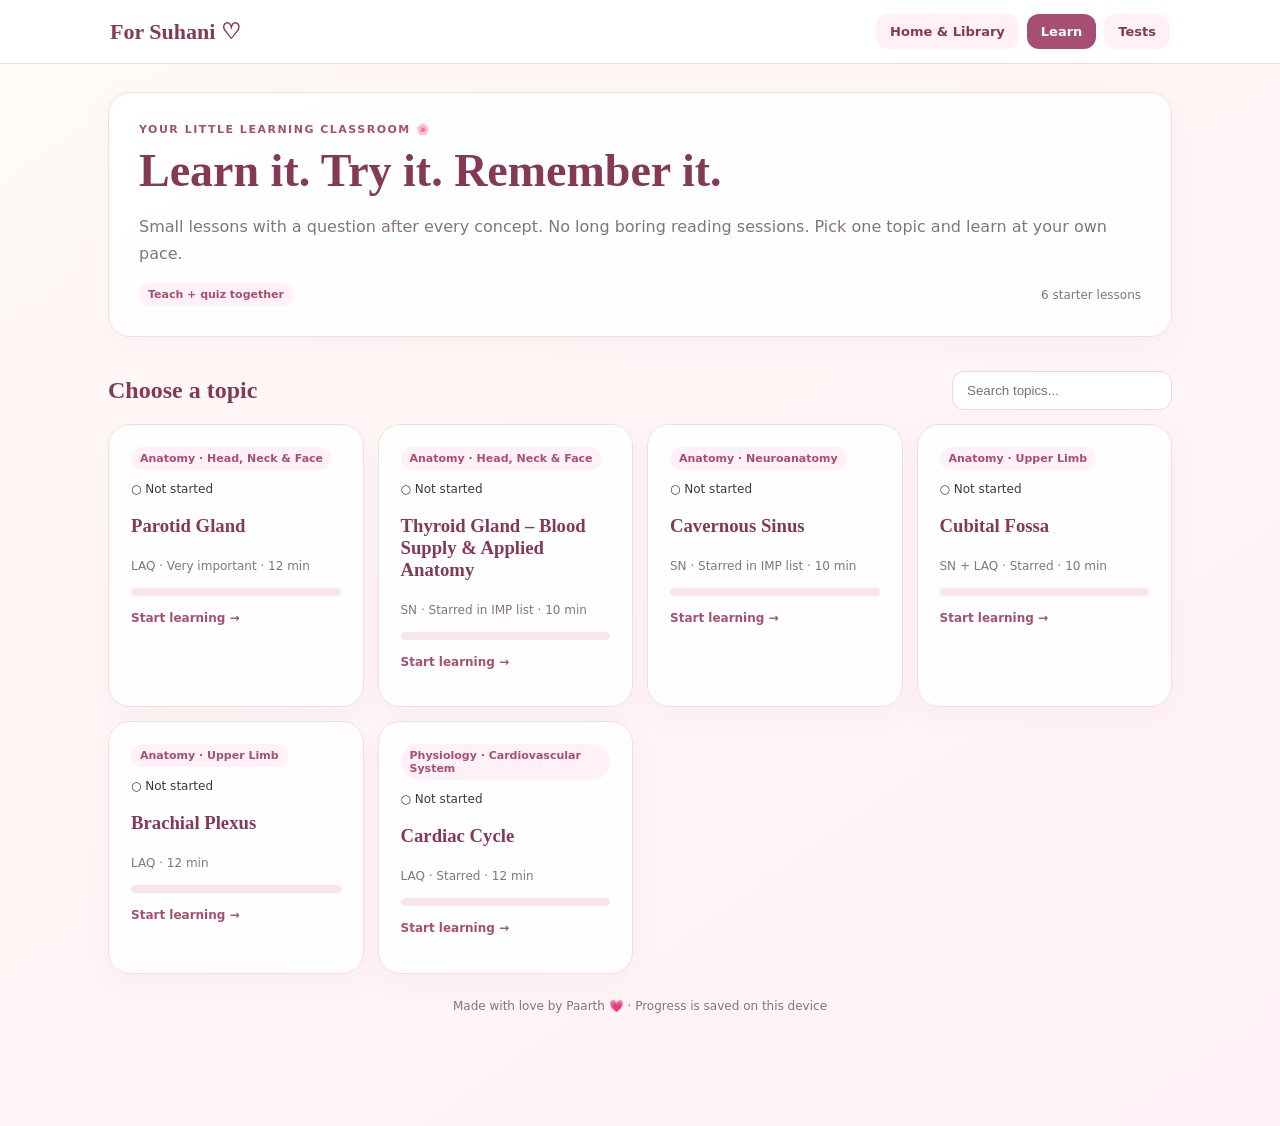
<file: classroom.html>
<!doctype html><html lang="en"><head><meta charset="utf-8"><meta name="viewport" content="width=device-width,initial-scale=1"><title>Study Classroom | Suhani</title><style>
:root{--rose:#a64f73;--dark:#843957;--pale:#fff1f6;--cream:#fffaf6;--ink:#43343d;--muted:#85737e}
*{box-sizing:border-box}body{margin:0;background:linear-gradient(145deg,#fffaf6,#fff1f6);color:var(--ink);font-family:system-ui,-apple-system,Segoe UI,sans-serif}
header{position:sticky;top:0;z-index:10;background:#ffffffed;backdrop-filter:blur(12px);border-bottom:1px solid #f3d8e3}
nav{max-width:1100px;margin:auto;padding:14px 20px;display:flex;align-items:center;justify-content:space-between;gap:12px;flex-wrap:wrap}
.logo{font-family:Georgia,serif;font-size:22px;font-weight:bold;color:var(--dark);text-decoration:none}
.links{display:flex;gap:8px;flex-wrap:wrap}.links a,.btn{border:0;border-radius:12px;padding:10px 14px;background:var(--pale);color:var(--dark);text-decoration:none;font-weight:650;font-size:13px;cursor:pointer}.links a.active,.btn.primary{background:var(--rose);color:white}
main{max-width:1100px;margin:28px auto;padding:0 18px 60px}.eyebrow{color:var(--rose);font-size:11px;font-weight:800;letter-spacing:1.5px;text-transform:uppercase}
h1,h2,h3{font-family:Georgia,serif;color:var(--dark)}h1{font-size:clamp(30px,5vw,46px);margin:8px 0}p{line-height:1.7}.muted{color:var(--muted)}
.hero,.panel,.lesson,.topic,.question{background:#ffffffed;border:1px solid #f4dce6;border-radius:22px;padding:22px;box-shadow:0 8px 28px #a64f730d}
.hero{padding:30px;margin-bottom:20px}.grid{display:grid;grid-template-columns:repeat(auto-fit,minmax(245px,1fr));gap:14px}
.topic{cursor:pointer;transition:.2s}.topic:hover{transform:translateY(-3px);border-color:#d99ab5}.tag{display:inline-block;background:var(--pale);color:var(--rose);padding:5px 9px;border-radius:99px;font-size:11px;font-weight:750}
.progress{height:8px;background:#f8e5ed;border-radius:99px;overflow:hidden}.progress span{display:block;height:100%;background:var(--rose);width:0}
.lesson{max-width:780px;margin:18px auto}.lesson p{font-size:17px}.memory{background:#fff2f7;border-left:4px solid var(--rose);padding:12px 15px;border-radius:10px;margin:16px 0}
.options{display:grid;gap:9px;margin:14px 0}.option{padding:13px;border:1px solid #efd5e0;border-radius:12px;background:white;text-align:left;cursor:pointer;color:var(--ink)}.option:hover{border-color:var(--rose)}.option.correct{background:#eaf8ef;border-color:#61a77a}.option.wrong{background:#fff0ef;border-color:#d77b78}
.feedback{padding:13px;border-radius:12px;background:#fff5e9;margin-top:12px}.row{display:flex;justify-content:space-between;gap:12px;align-items:center;flex-wrap:wrap}
button:disabled{opacity:.5;cursor:not-allowed}.hide{display:none}.small{font-size:12px}.footer{text-align:center;color:var(--muted);font-size:12px;padding:25px}
@media(max-width:600px){nav{padding:12px}.links a{padding:8px 10px}main{margin-top:18px}.hero,.panel,.lesson{padding:18px}}
</style></head><body><header><nav><a class="logo" href="index.html">For Suhani ♡</a><div class="links"><a href="index.html">Home & Library</a><a class="active" href="classroom.html">Learn</a><a href="tests.html">Tests</a></div></nav></header><main>
<section class="hero"><div class="eyebrow">Your little learning classroom 🌸</div><h1>Learn it. Try it. Remember it.</h1><p class="muted">Small lessons with a question after every concept. No long boring reading sessions. Pick one topic and learn at your own pace.</p><div class="row"><span class="tag">Teach + quiz together</span><span class="small muted" id="count"></span></div></section>
<div class="row" id="topicHeading"><h2>Choose a topic</h2><input id="search" placeholder="Search topics..." style="padding:11px 14px;border:1px solid #efd5e0;border-radius:12px;min-width:220px"></div>
<div class="grid" id="topics"></div>
<section class="lesson hide" id="lesson"><div class="row"><span class="tag" id="lessonTag"></span><button class="btn" onclick="closeLesson()">← All topics</button></div><div class="progress" style="margin:18px 0"><span id="lessonProgress"></span></div><div id="slideArea"></div><div class="row"><button class="btn" id="prev" onclick="move(-1)">← Back</button><span class="small muted" id="slideCount"></span><button class="btn primary" id="next" onclick="move(1)">Continue →</button></div></section>
<div class="footer">Made with love by Paarth 💗 · Progress is saved on this device</div></main>
<script>
const DATA = [{"id": "parotid", "subject": "Anatomy", "region": "Head, Neck & Face", "title": "Parotid Gland", "tag": "LAQ · Very important", "minutes": 12, "slides": [{"h": "First, understand the location", "p": "The parotid gland is the largest salivary gland. It lies in the parotid bed, below and in front of the external acoustic meatus, between the ramus of the mandible and the mastoid process. Its shape is often described as an inverted pyramid.", "remember": "Think: the gland sits just in front of the ear and wraps around the back of the mandibular ramus.", "q": "Which is the largest salivary gland?", "opts": ["Submandibular", "Parotid", "Sublingual", "Lacrimal"], "a": 1, "why": "The parotid is the largest of the three major paired salivary glands."}, {"h": "What passes through it?", "p": "From superficial to deep, the important structures within the gland are the facial nerve and its branches, the retromandibular vein, and the external carotid artery with its terminal branches. The facial nerve divides the gland into superficial and deep parts, but does not provide its secretomotor supply.", "remember": "Mnemonic from superficial to deep: Nerve → Vein → Artery (N-V-A).", "q": "Which structure is most superficial within the parotid gland?", "opts": ["External carotid artery", "Retromandibular vein", "Facial nerve", "Auriculotemporal nerve"], "a": 2, "why": "The facial nerve and its branches are superficial to the retromandibular vein and external carotid artery."}, {"h": "Duct and nerve supply", "p": "The parotid duct (Stensen duct) crosses the masseter, turns medially, pierces the buccinator and opens into the oral vestibule opposite the upper second molar. Parasympathetic secretomotor fibres arise from the glossopharyngeal nerve, relay in the otic ganglion and reach the gland through the auriculotemporal nerve.", "remember": "Opening of duct: opposite the upper second molar. Parasympathetic pathway: IX → otic ganglion → auriculotemporal nerve.", "q": "The parotid duct opens opposite which tooth?", "opts": ["Upper first molar", "Upper second molar", "Lower second molar", "Upper canine"], "a": 1, "why": "The parotid duct opens into the vestibule opposite the crown of the upper second molar."}, {"h": "Clinical connection", "p": "Inflammation of the parotid gland (parotitis) can stretch its tough fascial capsule and cause pain. During parotid surgery, the facial nerve is at risk; injury may produce weakness or paralysis of muscles of facial expression on the affected side. A parotid tumour may therefore present with facial nerve dysfunction, an important warning sign.", "remember": "Clinical answer structure: capsule-related pain + facial nerve risk in surgery.", "q": "Which nerve is particularly at risk during parotidectomy?", "opts": ["Hypoglossal nerve", "Facial nerve", "Vagus nerve", "Accessory nerve"], "a": 1, "why": "The facial nerve traverses the gland and must be identified and preserved during parotid surgery."}], "exam": "For an LAQ, organise the answer under: situation, parts/processes, relations, structures within the gland, duct, blood supply, lymphatic drainage, nerve supply and applied anatomy. Add a labelled diagram if required by the question."}, {"id": "thyroid", "subject": "Anatomy", "region": "Head, Neck & Face", "title": "Thyroid Gland – Blood Supply & Applied Anatomy", "tag": "SN · Starred in IMP list", "minutes": 10, "slides": [{"h": "Position and shape", "p": "The thyroid gland lies in the lower anterior neck. It has right and left lobes connected by an isthmus, which usually lies in front of the second to fourth tracheal rings. A pyramidal lobe may be present as a developmental remnant.", "remember": "Two lateral lobes + isthmus; the gland moves with swallowing because of its attachment to the larynx and trachea.", "q": "The thyroid isthmus commonly lies anterior to which tracheal rings?", "opts": ["1st–2nd", "2nd–4th", "5th–7th", "8th–10th"], "a": 1, "why": "The isthmus usually crosses the second, third and fourth tracheal rings."}, {"h": "Arterial supply", "p": "The superior thyroid artery usually arises from the external carotid artery. The inferior thyroid artery usually arises from the thyrocervical trunk. A thyroid ima artery may be present and can arise from the brachiocephalic trunk or aortic arch; it is clinically relevant during tracheostomy.", "remember": "Superior thyroid ← external carotid; inferior thyroid ← thyrocervical trunk.", "q": "The inferior thyroid artery usually arises from the:", "opts": ["Internal carotid artery", "Thyrocervical trunk", "Facial artery", "Axillary artery"], "a": 1, "why": "The inferior thyroid artery is typically a branch of the thyrocervical trunk of the subclavian artery."}, {"h": "Veins and nerves nearby", "p": "The superior and middle thyroid veins drain into the internal jugular vein. The inferior thyroid veins usually drain into the brachiocephalic veins. The recurrent laryngeal nerves lie close to the posterior aspect of the gland, while the external branch of the superior laryngeal nerve is related to the superior thyroid vessels.", "remember": "During thyroidectomy, protect the recurrent laryngeal nerve and the external branch of the superior laryngeal nerve.", "q": "Injury to the recurrent laryngeal nerve may cause:", "opts": ["Loss of smell", "Voice changes/hoarseness", "Loss of taste from anterior tongue", "Loss of shoulder shrug"], "a": 1, "why": "The recurrent laryngeal nerve supplies most intrinsic muscles of the larynx; injury can impair vocal fold movement and cause hoarseness."}, {"h": "Applied anatomy", "p": "Thyroid enlargement is called goitre. Thyroidectomy requires careful control of thyroid vessels and protection of nearby nerves and parathyroid glands. Accidental damage or removal of parathyroid tissue can cause hypocalcaemia. A thyroid ima artery, when present, is important in procedures around the lower neck and trachea.", "remember": "Three surgical concerns: bleeding, laryngeal nerve injury and parathyroid injury.", "q": "Damage to the parathyroid glands during thyroid surgery can lead to:", "opts": ["Hypercalcaemia", "Hypocalcaemia", "Hypernatraemia", "Hypoglycaemia"], "a": 1, "why": "Reduced parathyroid hormone can lower serum calcium, producing hypocalcaemia."}], "exam": "Short note: describe the lobes and isthmus, arterial supply, venous drainage, and applied anatomy. Include the relation of laryngeal nerves to thyroid vessels."}, {"id": "cavernous", "subject": "Anatomy", "region": "Neuroanatomy", "title": "Cavernous Sinus", "tag": "SN · Starred in IMP list", "minutes": 10, "slides": [{"h": "Where is it?", "p": "The cavernous sinus is a paired dural venous sinus situated on either side of the body of the sphenoid, in the middle cranial fossa. It extends from the superior orbital fissure anteriorly towards the apex of the petrous temporal bone posteriorly.", "remember": "It is a venous channel beside the body of the sphenoid, not a typical large open vein.", "q": "The cavernous sinus is located in which cranial fossa?", "opts": ["Anterior", "Middle", "Posterior", "All three"], "a": 1, "why": "The cavernous sinus lies in the middle cranial fossa."}, {"h": "Structures inside the sinus", "p": "The internal carotid artery and abducens nerve (cranial nerve VI) pass through the sinus proper. The abducens nerve is especially vulnerable because it runs close to the internal carotid artery within the sinus.", "remember": "Inside: ICA + CN VI.", "q": "Which cranial nerve runs within the cavernous sinus proper?", "opts": ["III", "IV", "V1", "VI"], "a": 3, "why": "The abducens nerve (VI) passes within the sinus proper alongside the internal carotid artery."}, {"h": "Structures in its lateral wall", "p": "The lateral wall contains, from superior to inferior, the oculomotor nerve (III), trochlear nerve (IV), ophthalmic division of trigeminal (V1), and maxillary division (V2).", "remember": "Lateral wall top to bottom: III, IV, V1, V2.", "q": "Which sequence correctly lists the lateral-wall nerves from superior to inferior?", "opts": ["VI, III, IV, V1", "III, IV, V1, V2", "V2, V1, IV, III", "III, V1, IV, VI"], "a": 1, "why": "The standard superior-to-inferior order is III, IV, V1 and V2."}, {"h": "Clinical importance", "p": "Infection from the face, nose or orbit can spread to the cavernous sinus through communicating veins. Cavernous sinus thrombosis may cause fever, severe headache, proptosis, chemosis and ophthalmoplegia. Multiple cranial nerves may be affected.", "remember": "Think: painful eye + ophthalmoplegia + systemic infection = urgent clinical concern.", "q": "Which nerve is particularly vulnerable within the cavernous sinus itself?", "opts": ["Abducens (VI)", "Optic (II)", "Facial (VII)", "Hypoglossal (XII)"], "a": 0, "why": "CN VI is within the sinus proper and is commonly affected."}], "exam": "Write situation, extent, relations, structures in the lateral wall, structures within the sinus, tributaries/drainage and clinical importance. Draw a cross-sectional diagram showing the lateral-wall nerves and ICA with VI."}, {"id": "cubital", "subject": "Anatomy", "region": "Upper Limb", "title": "Cubital Fossa", "tag": "SN + LAQ · Starred", "minutes": 10, "slides": [{"h": "A triangular space", "p": "The cubital fossa is a triangular depression on the anterior aspect of the elbow. Its base is an imaginary line joining the medial and lateral epicondyles. The brachioradialis forms the lateral boundary and pronator teres forms the medial boundary.", "remember": "Lateral = brachioradialis; medial = pronator teres; base = line between epicondyles.", "q": "Which muscle forms the medial boundary of the cubital fossa?", "opts": ["Brachioradialis", "Pronator teres", "Biceps brachii", "Supinator"], "a": 1, "why": "Pronator teres forms the medial boundary."}, {"h": "Roof and floor", "p": "The roof includes skin, superficial fascia containing the median cubital vein and cutaneous nerves, and deep fascia reinforced by the bicipital aponeurosis. The floor is formed mainly by brachialis proximally and supinator distally.", "remember": "The bicipital aponeurosis helps protect the brachial artery and median nerve during venepuncture.", "q": "Which structure forms an important part of the roof and protects deeper structures?", "opts": ["Palmar aponeurosis", "Bicipital aponeurosis", "Flexor retinaculum", "Interosseous membrane"], "a": 1, "why": "The bicipital aponeurosis is part of the roof and lies superficial to the brachial artery and median nerve."}, {"h": "Contents from medial to lateral", "p": "The main contents are the median nerve, brachial artery (and its bifurcation), and tendon of biceps brachii. The radial nerve lies more laterally, near the lateral boundary, where it divides into superficial and deep branches.", "remember": "Classic lateral-to-medial order: biceps tendon, brachial artery, median nerve (T-A-N).", "q": "What is the correct lateral-to-medial order of the three classic central contents?", "opts": ["Nerve–artery–tendon", "Tendon–artery–nerve", "Artery–tendon–nerve", "Tendon–nerve–artery"], "a": 1, "why": "From lateral to medial: biceps tendon, brachial artery, median nerve."}, {"h": "Clinical importance", "p": "The median cubital vein is commonly used for venepuncture. The bicipital aponeurosis separates it from the brachial artery and median nerve. The brachial pulse can be palpated in the fossa, and the brachial artery is a site for blood-pressure measurement.", "remember": "Before venepuncture, remember the nearby artery and nerves.", "q": "Which superficial vein is commonly used for venepuncture at the elbow?", "opts": ["Cephalic vein only", "Median cubital vein", "Basilic vein only", "Axillary vein"], "a": 1, "why": "The median cubital vein is a common and accessible site for venepuncture."}], "exam": "For LAQ: boundaries, roof, floor, contents (give their arrangement), and applied anatomy. Draw a labelled triangular diagram."}, {"id": "brachial", "subject": "Anatomy", "region": "Upper Limb", "title": "Brachial Plexus", "tag": "LAQ", "minutes": 12, "slides": [{"h": "The basic plan", "p": "The brachial plexus is formed by the anterior rami of spinal nerves C5, C6, C7, C8 and T1. It supplies the upper limb. Its organisation is roots → trunks → divisions → cords → terminal branches.", "remember": "R-T-D-C-B: Roots, Trunks, Divisions, Cords, Branches.", "q": "The usual roots of the brachial plexus are:", "opts": ["C1–C5", "C5–T1", "T1–T5", "C3–C8"], "a": 1, "why": "The typical brachial plexus is formed by C5 to T1 anterior rami."}, {"h": "Trunks and divisions", "p": "The roots form three trunks: upper (C5–C6), middle (C7), and lower (C8–T1). Each trunk divides into anterior and posterior divisions behind the clavicle. The divisions reorganise to form the cords around the second part of the axillary artery.", "remember": "Upper C5–6; middle C7; lower C8–T1.", "q": "Which roots form the lower trunk?", "opts": ["C5–C6", "C6–C7", "C7–C8", "C8–T1"], "a": 3, "why": "The lower trunk is formed by C8 and T1."}, {"h": "Cords and terminal branches", "p": "The cords are named lateral, medial and posterior according to their relation to the second part of the axillary artery. The five major terminal branches are musculocutaneous, axillary, radial, median and ulnar nerves.", "remember": "Terminal branches: M-A-R-M-U (musculocutaneous, axillary, radial, median, ulnar).", "q": "The cords are named according to their relationship with the:", "opts": ["Clavicle", "First rib", "Second part of axillary artery", "Humeral head"], "a": 2, "why": "The lateral, medial and posterior cords are named by their position around the second part of the axillary artery."}, {"h": "Clinical correlation", "p": "Upper trunk injury (Erb palsy) classically follows excessive separation of the head and shoulder and affects C5–C6 contributions. Lower trunk injury (Klumpke palsy) affects C8–T1 contributions and may produce intrinsic hand muscle weakness and a claw-hand posture. The exact deficit depends on the structures injured.", "remember": "Erb = upper trunk C5–C6; Klumpke = lower trunk C8–T1.", "q": "Klumpke paralysis classically involves which part of the plexus?", "opts": ["Upper trunk", "Middle trunk", "Lower trunk", "Posterior cord only"], "a": 2, "why": "Klumpke paralysis is associated with lower trunk (C8–T1) injury."}], "exam": "LAQ framework: formation, roots, trunks, divisions, cords, branches, relations and applied anatomy. A clear flowchart diagram is essential."}, {"id": "cardiac-cycle", "subject": "Physiology", "region": "Cardiovascular System", "title": "Cardiac Cycle", "tag": "LAQ · Starred", "minutes": 12, "slides": [{"h": "What is a cardiac cycle?", "p": "The cardiac cycle is the sequence of events occurring in the heart during one heartbeat. At a heart rate of about 75 beats/minute, one cycle lasts approximately 0.8 seconds. It includes atrial systole, ventricular systole and joint diastole.", "remember": "At 75/min: one cycle ≈ 0.8 s.", "q": "At a heart rate of 75 beats per minute, one cardiac cycle lasts approximately:", "opts": ["0.2 s", "0.4 s", "0.8 s", "1.2 s"], "a": 2, "why": "60 seconds ÷ 75 beats ≈ 0.8 seconds per cardiac cycle."}, {"h": "Atrial systole", "p": "Atrial systole lasts approximately 0.1 seconds. The atria contract and complete ventricular filling. The atrioventricular valves are open and semilunar valves are closed.", "remember": "Atrial systole tops up the ventricles.", "q": "During atrial systole, which valves are normally open?", "opts": ["Atrioventricular valves", "Semilunar valves", "All valves", "No valves"], "a": 0, "why": "Blood passes from atria to ventricles through the open atrioventricular valves."}, {"h": "Ventricular systole", "p": "Ventricular systole lasts approximately 0.3 seconds. It begins with isovolumetric contraction, when all valves are closed and ventricular pressure rises. When ventricular pressure exceeds aortic and pulmonary arterial pressure, semilunar valves open and ejection occurs.", "remember": "Isovolumetric contraction = pressure rises, volume stays the same, all valves closed.", "q": "During isovolumetric contraction, the ventricular volume:", "opts": ["Increases", "Decreases", "Remains constant", "Becomes zero"], "a": 2, "why": "All valves are closed, so pressure changes without a change in ventricular volume."}, {"h": "Joint diastole and heart sounds", "p": "Joint diastole lasts approximately 0.4 seconds at this heart rate. Ventricular relaxation begins with isovolumetric relaxation, followed by ventricular filling when atrioventricular valves open. The first heart sound is associated with closure of atrioventricular valves; the second with closure of semilunar valves.", "remember": "S1 = AV valves close; S2 = semilunar valves close.", "q": "The second heart sound (S2) is mainly due to closure of:", "opts": ["Mitral and tricuspid valves", "Aortic and pulmonary valves", "Only mitral valve", "Only tricuspid valve"], "a": 1, "why": "S2 is produced by closure of the aortic and pulmonary semilunar valves."}], "exam": "Define cardiac cycle and describe phases with duration, valve status, pressure/volume changes and heart sounds. Draw a labelled diagram or sequence chart."}];
let current=null,step=0,answered={};
const doneKey='suhani_lesson_done_v1';
let done=JSON.parse(localStorage.getItem(doneKey)||'[]');
function renderTopics(){
 let q=document.getElementById('search').value.toLowerCase();
 let list=DATA.filter(t=>(t.title+' '+t.subject+' '+t.region).toLowerCase().includes(q));
 document.getElementById('count').textContent=DATA.length+' starter lessons';
 document.getElementById('topics').innerHTML=list.map(t=>`<article class="topic" onclick="openLesson('${t.id}')"><div class="row"><span class="tag">${t.subject} · ${t.region}</span><span class="small">${done.includes(t.id)?'✓ Completed':'○ Not started'}</span></div><h3>${t.title}</h3><p class="muted small">${t.tag} · ${t.minutes} min</p><div class="progress"><span style="width:${done.includes(t.id)?100:0}%"></span></div><p class="small" style="color:var(--rose);font-weight:700">Start learning →</p></article>`).join('')||'<p>No topics found. Try another search.</p>';
}
function openLesson(id){
 current=DATA.find(t=>t.id===id);step=0;answered={};
 document.getElementById('topics').classList.add('hide');document.getElementById('topicHeading').classList.add('hide');
 document.getElementById('lesson').classList.remove('hide');document.getElementById('lessonTag').textContent=current.tag;renderSlide();window.scrollTo(0,0);
}
function closeLesson(){
 document.getElementById('lesson').classList.add('hide');document.getElementById('topics').classList.remove('hide');document.getElementById('topicHeading').classList.remove('hide');renderTopics();
}
function renderSlide(){
 let s=current.slides[step],key=current.id+'_'+step,was=answered[key]!==undefined;
 document.getElementById('lessonProgress').style.width=((step+1)/current.slides.length*100)+'%';
 document.getElementById('slideCount').textContent='Concept '+(step+1)+' of '+current.slides.length;
 document.getElementById('prev').disabled=step===0;document.getElementById('next').disabled=false;
 document.getElementById('next').textContent=step===current.slides.length-1?'Finish lesson ✓':'Continue →';
 document.getElementById('slideArea').innerHTML=`<div class="eyebrow">${current.subject} · ${current.region}</div><h2>${s.h}</h2><p>${s.p}</p><div class="memory"><b>🌷 Remember this</b><br>${s.remember}</div><div class="question"><div class="eyebrow">Quick check · Answer before moving on</div><h3>${s.q}</h3><div class="options">${s.opts.map((o,i)=>`<button class="option ${was?(i===s.a?'correct':(answered[key]===i?'wrong':'')):''}" ${was?'disabled':''} onclick="answer(${i})">${String.fromCharCode(65+i)}. ${o}</button>`).join('')}</div><div id="feedback" class="${was?'feedback':'hide'}">${was?(answered[key]===s.a?'Correct! 🌸 ':'Not quite. 💗 ')+s.why:''}</div></div>`;
}
function answer(i){let s=current.slides[step],key=current.id+'_'+step;if(answered[key]!==undefined)return;answered[key]=i;renderSlide();}
function move(n){
 let key=current.id+'_'+step;
 if(n>0&&answered[key]===undefined){alert('Try the quick question first, Suhani 🌸');return;}
 if(step+n<current.slides.length){step+=n;renderSlide();}
 else{
  if(!done.includes(current.id))done.push(current.id);localStorage.setItem(doneKey,JSON.stringify(done));
  document.getElementById('slideArea').innerHTML=`<div style="text-align:center;padding:28px 5px"><div style="font-size:48px">🌸</div><h2>Lovely work, Suhani!</h2><p>You completed <b>${current.title}</b>.</p><p class="muted">${current.exam}</p><button class="btn primary" onclick="closeLesson()">Back to topics</button></div>`;
  document.getElementById('next').disabled=true;document.getElementById('prev').disabled=true;
 }
}
document.getElementById('search').addEventListener('input',renderTopics);renderTopics();
</script></body></html>
</file>
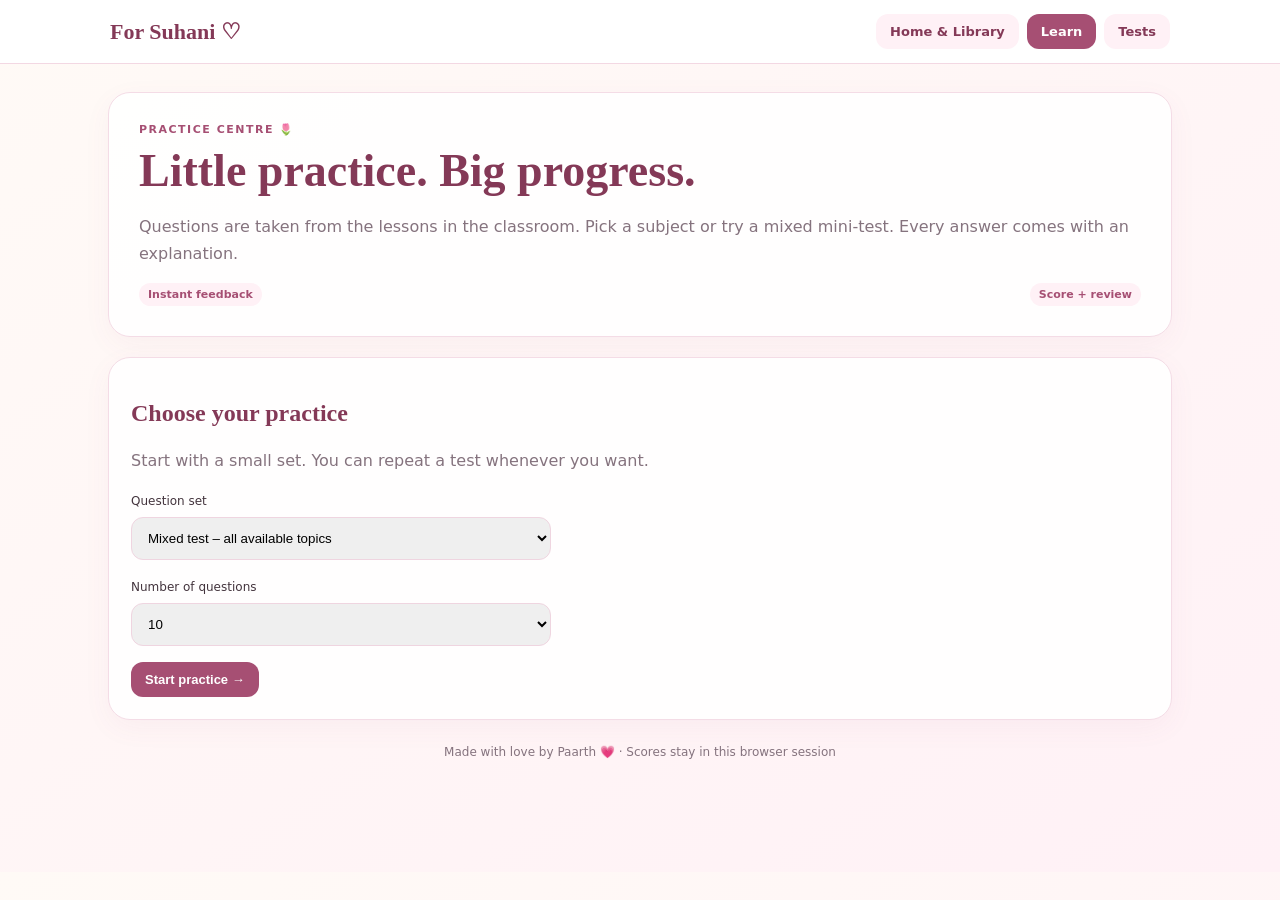
<file: tests.html>
<!doctype html><html lang="en"><head><meta charset="utf-8"><meta name="viewport" content="width=device-width,initial-scale=1"><title>Practice & Mock Tests | Suhani</title><style>
:root{--rose:#a64f73;--dark:#843957;--pale:#fff1f6;--cream:#fffaf6;--ink:#43343d;--muted:#85737e}
*{box-sizing:border-box}body{margin:0;background:linear-gradient(145deg,#fffaf6,#fff1f6);color:var(--ink);font-family:system-ui,-apple-system,Segoe UI,sans-serif}
header{position:sticky;top:0;z-index:10;background:#ffffffed;backdrop-filter:blur(12px);border-bottom:1px solid #f3d8e3}
nav{max-width:1100px;margin:auto;padding:14px 20px;display:flex;align-items:center;justify-content:space-between;gap:12px;flex-wrap:wrap}
.logo{font-family:Georgia,serif;font-size:22px;font-weight:bold;color:var(--dark);text-decoration:none}
.links{display:flex;gap:8px;flex-wrap:wrap}.links a,.btn{border:0;border-radius:12px;padding:10px 14px;background:var(--pale);color:var(--dark);text-decoration:none;font-weight:650;font-size:13px;cursor:pointer}.links a.active,.btn.primary{background:var(--rose);color:white}
main{max-width:1100px;margin:28px auto;padding:0 18px 60px}.eyebrow{color:var(--rose);font-size:11px;font-weight:800;letter-spacing:1.5px;text-transform:uppercase}
h1,h2,h3{font-family:Georgia,serif;color:var(--dark)}h1{font-size:clamp(30px,5vw,46px);margin:8px 0}p{line-height:1.7}.muted{color:var(--muted)}
.hero,.panel,.lesson,.topic,.question{background:#ffffffed;border:1px solid #f4dce6;border-radius:22px;padding:22px;box-shadow:0 8px 28px #a64f730d}
.hero{padding:30px;margin-bottom:20px}.grid{display:grid;grid-template-columns:repeat(auto-fit,minmax(245px,1fr));gap:14px}
.topic{cursor:pointer;transition:.2s}.topic:hover{transform:translateY(-3px);border-color:#d99ab5}.tag{display:inline-block;background:var(--pale);color:var(--rose);padding:5px 9px;border-radius:99px;font-size:11px;font-weight:750}
.progress{height:8px;background:#f8e5ed;border-radius:99px;overflow:hidden}.progress span{display:block;height:100%;background:var(--rose);width:0}
.lesson{max-width:780px;margin:18px auto}.lesson p{font-size:17px}.memory{background:#fff2f7;border-left:4px solid var(--rose);padding:12px 15px;border-radius:10px;margin:16px 0}
.options{display:grid;gap:9px;margin:14px 0}.option{padding:13px;border:1px solid #efd5e0;border-radius:12px;background:white;text-align:left;cursor:pointer;color:var(--ink)}.option:hover{border-color:var(--rose)}.option.correct{background:#eaf8ef;border-color:#61a77a}.option.wrong{background:#fff0ef;border-color:#d77b78}
.feedback{padding:13px;border-radius:12px;background:#fff5e9;margin-top:12px}.row{display:flex;justify-content:space-between;gap:12px;align-items:center;flex-wrap:wrap}
button:disabled{opacity:.5;cursor:not-allowed}.hide{display:none}.small{font-size:12px}.footer{text-align:center;color:var(--muted);font-size:12px;padding:25px}
@media(max-width:600px){nav{padding:12px}.links a{padding:8px 10px}main{margin-top:18px}.hero,.panel,.lesson{padding:18px}}
</style></head><body><header><nav><a class="logo" href="index.html">For Suhani ♡</a><div class="links"><a href="index.html">Home & Library</a><a class="active" href="classroom.html">Learn</a><a href="tests.html">Tests</a></div></nav></header><main>
<section class="hero"><div class="eyebrow">Practice centre 🌷</div><h1>Little practice. Big progress.</h1><p class="muted">Questions are taken from the lessons in the classroom. Pick a subject or try a mixed mini-test. Every answer comes with an explanation.</p><div class="row"><span class="tag">Instant feedback</span><span class="tag">Score + review</span></div></section>
<section class="panel" id="setup"><h2>Choose your practice</h2><p class="muted">Start with a small set. You can repeat a test whenever you want.</p><label class="small">Question set</label><select id="mode" style="display:block;padding:12px;border:1px solid #efd5e0;border-radius:12px;margin:8px 0 16px;width:100%;max-width:420px"><option value="all">Mixed test – all available topics</option><option value="Anatomy">Anatomy</option><option value="Physiology">Physiology</option></select><label class="small">Number of questions</label><select id="amount" style="display:block;padding:12px;border:1px solid #efd5e0;border-radius:12px;margin:8px 0 16px;width:100%;max-width:420px"><option>5</option><option selected>10</option><option>15</option><option>20</option></select><button class="btn primary" onclick="start()">Start practice →</button></section>
<section class="panel hide" id="test"><div class="row"><span class="tag" id="testLabel">Practice</span><span class="small muted" id="counter"></span></div><div class="progress" style="margin:15px 0"><span id="bar"></span></div><div id="question"></div><div class="row"><button class="btn" id="skip" onclick="skip()">Skip</button><button class="btn primary" id="next" onclick="next()" disabled>Next question →</button></div></section>
<section class="panel hide" id="result"></section><div class="footer">Made with love by Paarth 💗 · Scores stay in this browser session</div></main>
<script>const DATA=[{"id": "parotid", "subject": "Anatomy", "region": "Head, Neck & Face", "title": "Parotid Gland", "tag": "LAQ · Very important", "minutes": 12, "slides": [{"h": "First, understand the location", "p": "The parotid gland is the largest salivary gland. It lies in the parotid bed, below and in front of the external acoustic meatus, between the ramus of the mandible and the mastoid process. Its shape is often described as an inverted pyramid.", "remember": "Think: the gland sits just in front of the ear and wraps around the back of the mandibular ramus.", "q": "Which is the largest salivary gland?", "opts": ["Submandibular", "Parotid", "Sublingual", "Lacrimal"], "a": 1, "why": "The parotid is the largest of the three major paired salivary glands."}, {"h": "What passes through it?", "p": "From superficial to deep, the important structures within the gland are the facial nerve and its branches, the retromandibular vein, and the external carotid artery with its terminal branches. The facial nerve divides the gland into superficial and deep parts, but does not provide its secretomotor supply.", "remember": "Mnemonic from superficial to deep: Nerve → Vein → Artery (N-V-A).", "q": "Which structure is most superficial within the parotid gland?", "opts": ["External carotid artery", "Retromandibular vein", "Facial nerve", "Auriculotemporal nerve"], "a": 2, "why": "The facial nerve and its branches are superficial to the retromandibular vein and external carotid artery."}, {"h": "Duct and nerve supply", "p": "The parotid duct (Stensen duct) crosses the masseter, turns medially, pierces the buccinator and opens into the oral vestibule opposite the upper second molar. Parasympathetic secretomotor fibres arise from the glossopharyngeal nerve, relay in the otic ganglion and reach the gland through the auriculotemporal nerve.", "remember": "Opening of duct: opposite the upper second molar. Parasympathetic pathway: IX → otic ganglion → auriculotemporal nerve.", "q": "The parotid duct opens opposite which tooth?", "opts": ["Upper first molar", "Upper second molar", "Lower second molar", "Upper canine"], "a": 1, "why": "The parotid duct opens into the vestibule opposite the crown of the upper second molar."}, {"h": "Clinical connection", "p": "Inflammation of the parotid gland (parotitis) can stretch its tough fascial capsule and cause pain. During parotid surgery, the facial nerve is at risk; injury may produce weakness or paralysis of muscles of facial expression on the affected side. A parotid tumour may therefore present with facial nerve dysfunction, an important warning sign.", "remember": "Clinical answer structure: capsule-related pain + facial nerve risk in surgery.", "q": "Which nerve is particularly at risk during parotidectomy?", "opts": ["Hypoglossal nerve", "Facial nerve", "Vagus nerve", "Accessory nerve"], "a": 1, "why": "The facial nerve traverses the gland and must be identified and preserved during parotid surgery."}], "exam": "For an LAQ, organise the answer under: situation, parts/processes, relations, structures within the gland, duct, blood supply, lymphatic drainage, nerve supply and applied anatomy. Add a labelled diagram if required by the question."}, {"id": "thyroid", "subject": "Anatomy", "region": "Head, Neck & Face", "title": "Thyroid Gland – Blood Supply & Applied Anatomy", "tag": "SN · Starred in IMP list", "minutes": 10, "slides": [{"h": "Position and shape", "p": "The thyroid gland lies in the lower anterior neck. It has right and left lobes connected by an isthmus, which usually lies in front of the second to fourth tracheal rings. A pyramidal lobe may be present as a developmental remnant.", "remember": "Two lateral lobes + isthmus; the gland moves with swallowing because of its attachment to the larynx and trachea.", "q": "The thyroid isthmus commonly lies anterior to which tracheal rings?", "opts": ["1st–2nd", "2nd–4th", "5th–7th", "8th–10th"], "a": 1, "why": "The isthmus usually crosses the second, third and fourth tracheal rings."}, {"h": "Arterial supply", "p": "The superior thyroid artery usually arises from the external carotid artery. The inferior thyroid artery usually arises from the thyrocervical trunk. A thyroid ima artery may be present and can arise from the brachiocephalic trunk or aortic arch; it is clinically relevant during tracheostomy.", "remember": "Superior thyroid ← external carotid; inferior thyroid ← thyrocervical trunk.", "q": "The inferior thyroid artery usually arises from the:", "opts": ["Internal carotid artery", "Thyrocervical trunk", "Facial artery", "Axillary artery"], "a": 1, "why": "The inferior thyroid artery is typically a branch of the thyrocervical trunk of the subclavian artery."}, {"h": "Veins and nerves nearby", "p": "The superior and middle thyroid veins drain into the internal jugular vein. The inferior thyroid veins usually drain into the brachiocephalic veins. The recurrent laryngeal nerves lie close to the posterior aspect of the gland, while the external branch of the superior laryngeal nerve is related to the superior thyroid vessels.", "remember": "During thyroidectomy, protect the recurrent laryngeal nerve and the external branch of the superior laryngeal nerve.", "q": "Injury to the recurrent laryngeal nerve may cause:", "opts": ["Loss of smell", "Voice changes/hoarseness", "Loss of taste from anterior tongue", "Loss of shoulder shrug"], "a": 1, "why": "The recurrent laryngeal nerve supplies most intrinsic muscles of the larynx; injury can impair vocal fold movement and cause hoarseness."}, {"h": "Applied anatomy", "p": "Thyroid enlargement is called goitre. Thyroidectomy requires careful control of thyroid vessels and protection of nearby nerves and parathyroid glands. Accidental damage or removal of parathyroid tissue can cause hypocalcaemia. A thyroid ima artery, when present, is important in procedures around the lower neck and trachea.", "remember": "Three surgical concerns: bleeding, laryngeal nerve injury and parathyroid injury.", "q": "Damage to the parathyroid glands during thyroid surgery can lead to:", "opts": ["Hypercalcaemia", "Hypocalcaemia", "Hypernatraemia", "Hypoglycaemia"], "a": 1, "why": "Reduced parathyroid hormone can lower serum calcium, producing hypocalcaemia."}], "exam": "Short note: describe the lobes and isthmus, arterial supply, venous drainage, and applied anatomy. Include the relation of laryngeal nerves to thyroid vessels."}, {"id": "cavernous", "subject": "Anatomy", "region": "Neuroanatomy", "title": "Cavernous Sinus", "tag": "SN · Starred in IMP list", "minutes": 10, "slides": [{"h": "Where is it?", "p": "The cavernous sinus is a paired dural venous sinus situated on either side of the body of the sphenoid, in the middle cranial fossa. It extends from the superior orbital fissure anteriorly towards the apex of the petrous temporal bone posteriorly.", "remember": "It is a venous channel beside the body of the sphenoid, not a typical large open vein.", "q": "The cavernous sinus is located in which cranial fossa?", "opts": ["Anterior", "Middle", "Posterior", "All three"], "a": 1, "why": "The cavernous sinus lies in the middle cranial fossa."}, {"h": "Structures inside the sinus", "p": "The internal carotid artery and abducens nerve (cranial nerve VI) pass through the sinus proper. The abducens nerve is especially vulnerable because it runs close to the internal carotid artery within the sinus.", "remember": "Inside: ICA + CN VI.", "q": "Which cranial nerve runs within the cavernous sinus proper?", "opts": ["III", "IV", "V1", "VI"], "a": 3, "why": "The abducens nerve (VI) passes within the sinus proper alongside the internal carotid artery."}, {"h": "Structures in its lateral wall", "p": "The lateral wall contains, from superior to inferior, the oculomotor nerve (III), trochlear nerve (IV), ophthalmic division of trigeminal (V1), and maxillary division (V2).", "remember": "Lateral wall top to bottom: III, IV, V1, V2.", "q": "Which sequence correctly lists the lateral-wall nerves from superior to inferior?", "opts": ["VI, III, IV, V1", "III, IV, V1, V2", "V2, V1, IV, III", "III, V1, IV, VI"], "a": 1, "why": "The standard superior-to-inferior order is III, IV, V1 and V2."}, {"h": "Clinical importance", "p": "Infection from the face, nose or orbit can spread to the cavernous sinus through communicating veins. Cavernous sinus thrombosis may cause fever, severe headache, proptosis, chemosis and ophthalmoplegia. Multiple cranial nerves may be affected.", "remember": "Think: painful eye + ophthalmoplegia + systemic infection = urgent clinical concern.", "q": "Which nerve is particularly vulnerable within the cavernous sinus itself?", "opts": ["Abducens (VI)", "Optic (II)", "Facial (VII)", "Hypoglossal (XII)"], "a": 0, "why": "CN VI is within the sinus proper and is commonly affected."}], "exam": "Write situation, extent, relations, structures in the lateral wall, structures within the sinus, tributaries/drainage and clinical importance. Draw a cross-sectional diagram showing the lateral-wall nerves and ICA with VI."}, {"id": "cubital", "subject": "Anatomy", "region": "Upper Limb", "title": "Cubital Fossa", "tag": "SN + LAQ · Starred", "minutes": 10, "slides": [{"h": "A triangular space", "p": "The cubital fossa is a triangular depression on the anterior aspect of the elbow. Its base is an imaginary line joining the medial and lateral epicondyles. The brachioradialis forms the lateral boundary and pronator teres forms the medial boundary.", "remember": "Lateral = brachioradialis; medial = pronator teres; base = line between epicondyles.", "q": "Which muscle forms the medial boundary of the cubital fossa?", "opts": ["Brachioradialis", "Pronator teres", "Biceps brachii", "Supinator"], "a": 1, "why": "Pronator teres forms the medial boundary."}, {"h": "Roof and floor", "p": "The roof includes skin, superficial fascia containing the median cubital vein and cutaneous nerves, and deep fascia reinforced by the bicipital aponeurosis. The floor is formed mainly by brachialis proximally and supinator distally.", "remember": "The bicipital aponeurosis helps protect the brachial artery and median nerve during venepuncture.", "q": "Which structure forms an important part of the roof and protects deeper structures?", "opts": ["Palmar aponeurosis", "Bicipital aponeurosis", "Flexor retinaculum", "Interosseous membrane"], "a": 1, "why": "The bicipital aponeurosis is part of the roof and lies superficial to the brachial artery and median nerve."}, {"h": "Contents from medial to lateral", "p": "The main contents are the median nerve, brachial artery (and its bifurcation), and tendon of biceps brachii. The radial nerve lies more laterally, near the lateral boundary, where it divides into superficial and deep branches.", "remember": "Classic lateral-to-medial order: biceps tendon, brachial artery, median nerve (T-A-N).", "q": "What is the correct lateral-to-medial order of the three classic central contents?", "opts": ["Nerve–artery–tendon", "Tendon–artery–nerve", "Artery–tendon–nerve", "Tendon–nerve–artery"], "a": 1, "why": "From lateral to medial: biceps tendon, brachial artery, median nerve."}, {"h": "Clinical importance", "p": "The median cubital vein is commonly used for venepuncture. The bicipital aponeurosis separates it from the brachial artery and median nerve. The brachial pulse can be palpated in the fossa, and the brachial artery is a site for blood-pressure measurement.", "remember": "Before venepuncture, remember the nearby artery and nerves.", "q": "Which superficial vein is commonly used for venepuncture at the elbow?", "opts": ["Cephalic vein only", "Median cubital vein", "Basilic vein only", "Axillary vein"], "a": 1, "why": "The median cubital vein is a common and accessible site for venepuncture."}], "exam": "For LAQ: boundaries, roof, floor, contents (give their arrangement), and applied anatomy. Draw a labelled triangular diagram."}, {"id": "brachial", "subject": "Anatomy", "region": "Upper Limb", "title": "Brachial Plexus", "tag": "LAQ", "minutes": 12, "slides": [{"h": "The basic plan", "p": "The brachial plexus is formed by the anterior rami of spinal nerves C5, C6, C7, C8 and T1. It supplies the upper limb. Its organisation is roots → trunks → divisions → cords → terminal branches.", "remember": "R-T-D-C-B: Roots, Trunks, Divisions, Cords, Branches.", "q": "The usual roots of the brachial plexus are:", "opts": ["C1–C5", "C5–T1", "T1–T5", "C3–C8"], "a": 1, "why": "The typical brachial plexus is formed by C5 to T1 anterior rami."}, {"h": "Trunks and divisions", "p": "The roots form three trunks: upper (C5–C6), middle (C7), and lower (C8–T1). Each trunk divides into anterior and posterior divisions behind the clavicle. The divisions reorganise to form the cords around the second part of the axillary artery.", "remember": "Upper C5–6; middle C7; lower C8–T1.", "q": "Which roots form the lower trunk?", "opts": ["C5–C6", "C6–C7", "C7–C8", "C8–T1"], "a": 3, "why": "The lower trunk is formed by C8 and T1."}, {"h": "Cords and terminal branches", "p": "The cords are named lateral, medial and posterior according to their relation to the second part of the axillary artery. The five major terminal branches are musculocutaneous, axillary, radial, median and ulnar nerves.", "remember": "Terminal branches: M-A-R-M-U (musculocutaneous, axillary, radial, median, ulnar).", "q": "The cords are named according to their relationship with the:", "opts": ["Clavicle", "First rib", "Second part of axillary artery", "Humeral head"], "a": 2, "why": "The lateral, medial and posterior cords are named by their position around the second part of the axillary artery."}, {"h": "Clinical correlation", "p": "Upper trunk injury (Erb palsy) classically follows excessive separation of the head and shoulder and affects C5–C6 contributions. Lower trunk injury (Klumpke palsy) affects C8–T1 contributions and may produce intrinsic hand muscle weakness and a claw-hand posture. The exact deficit depends on the structures injured.", "remember": "Erb = upper trunk C5–C6; Klumpke = lower trunk C8–T1.", "q": "Klumpke paralysis classically involves which part of the plexus?", "opts": ["Upper trunk", "Middle trunk", "Lower trunk", "Posterior cord only"], "a": 2, "why": "Klumpke paralysis is associated with lower trunk (C8–T1) injury."}], "exam": "LAQ framework: formation, roots, trunks, divisions, cords, branches, relations and applied anatomy. A clear flowchart diagram is essential."}, {"id": "cardiac-cycle", "subject": "Physiology", "region": "Cardiovascular System", "title": "Cardiac Cycle", "tag": "LAQ · Starred", "minutes": 12, "slides": [{"h": "What is a cardiac cycle?", "p": "The cardiac cycle is the sequence of events occurring in the heart during one heartbeat. At a heart rate of about 75 beats/minute, one cycle lasts approximately 0.8 seconds. It includes atrial systole, ventricular systole and joint diastole.", "remember": "At 75/min: one cycle ≈ 0.8 s.", "q": "At a heart rate of 75 beats per minute, one cardiac cycle lasts approximately:", "opts": ["0.2 s", "0.4 s", "0.8 s", "1.2 s"], "a": 2, "why": "60 seconds ÷ 75 beats ≈ 0.8 seconds per cardiac cycle."}, {"h": "Atrial systole", "p": "Atrial systole lasts approximately 0.1 seconds. The atria contract and complete ventricular filling. The atrioventricular valves are open and semilunar valves are closed.", "remember": "Atrial systole tops up the ventricles.", "q": "During atrial systole, which valves are normally open?", "opts": ["Atrioventricular valves", "Semilunar valves", "All valves", "No valves"], "a": 0, "why": "Blood passes from atria to ventricles through the open atrioventricular valves."}, {"h": "Ventricular systole", "p": "Ventricular systole lasts approximately 0.3 seconds. It begins with isovolumetric contraction, when all valves are closed and ventricular pressure rises. When ventricular pressure exceeds aortic and pulmonary arterial pressure, semilunar valves open and ejection occurs.", "remember": "Isovolumetric contraction = pressure rises, volume stays the same, all valves closed.", "q": "During isovolumetric contraction, the ventricular volume:", "opts": ["Increases", "Decreases", "Remains constant", "Becomes zero"], "a": 2, "why": "All valves are closed, so pressure changes without a change in ventricular volume."}, {"h": "Joint diastole and heart sounds", "p": "Joint diastole lasts approximately 0.4 seconds at this heart rate. Ventricular relaxation begins with isovolumetric relaxation, followed by ventricular filling when atrioventricular valves open. The first heart sound is associated with closure of atrioventricular valves; the second with closure of semilunar valves.", "remember": "S1 = AV valves close; S2 = semilunar valves close.", "q": "The second heart sound (S2) is mainly due to closure of:", "opts": ["Mitral and tricuspid valves", "Aortic and pulmonary valves", "Only mitral valve", "Only tricuspid valve"], "a": 1, "why": "S2 is produced by closure of the aortic and pulmonary semilunar valves."}], "exam": "Define cardiac cycle and describe phases with duration, valve status, pressure/volume changes and heart sounds. Draw a labelled diagram or sequence chart."}];let questions=[],index=0,score=0,results=[];
function start(){let subject=document.getElementById('mode').value;let pool=DATA.filter(t=>subject==='all'||t.subject===subject).flatMap(t=>t.slides.map((s,i)=>({topic:t.title,subject:t.subject,q:s.q,opts:s.opts,a:s.a,why:s.why,id:t.id+'_'+i})));pool.sort(()=>Math.random()-.5);let n=+document.getElementById('amount').value;questions=pool.slice(0,Math.min(n,pool.length));index=0;score=0;results=[];document.getElementById('setup').classList.add('hide');document.getElementById('result').classList.add('hide');document.getElementById('test').classList.remove('hide');show();window.scrollTo(0,0)}
function show(){let q=questions[index];document.getElementById('counter').textContent=`Question ${index+1} of ${questions.length}`;document.getElementById('bar').style.width=(index/questions.length*100)+'%';document.getElementById('testLabel').textContent=q.subject+' · '+q.topic;document.getElementById('next').disabled=true;document.getElementById('next').textContent='Next question →';document.getElementById('question').innerHTML=`<h2>${q.q}</h2><div class="options">${q.opts.map((o,i)=>`<button class="option" onclick="choose(${i})">${String.fromCharCode(65+i)}. ${o}</button>`).join('')}</div><div id="why" class="hide"></div>`;window.currentAnswered=false}
function choose(i){if(window.currentAnswered)return;window.currentAnswered=true;let q=questions[index],ok=i===q.a;if(ok)score++;results.push({q:q.q,topic:q.topic,chosen:q.opts[i],correct:q.opts[q.a],ok,why:q.why});document.querySelectorAll('.option').forEach((b,j)=>{b.disabled=true;if(j===q.a)b.classList.add('correct');else if(j===i)b.classList.add('wrong')});let el=document.getElementById('why');el.className='feedback';el.innerHTML=`<b>${ok?'Correct! 🌸':'Not quite — keep going! 💗'}</b><p>${q.why}</p>`;document.getElementById('next').disabled=false;document.getElementById('next').textContent=index===questions.length-1?'See my result':'Next question →'}
function skip(){if(window.currentAnswered)return;let q=questions[index];results.push({q:q.q,topic:q.topic,chosen:'Skipped',correct:q.opts[q.a],ok:false,why:q.why});nextQuestion()}
function next(){if(!window.currentAnswered)return;nextQuestion()}
function nextQuestion(){index++;if(index<questions.length)show();else finish()}
function finish(){document.getElementById('test').classList.add('hide');let pct=Math.round(score/questions.length*100);let wrong=results.filter(r=>!r.ok);document.getElementById('result').classList.remove('hide');document.getElementById('result').innerHTML=`<div style="text-align:center"><div style="font-size:46px">${pct>=80?'🏆':pct>=50?'🌷':'💗'}</div><div class="eyebrow">Your practice result</div><h2>${score} / ${questions.length}</h2><h3>${pct}% accuracy</h3><p class="muted">${pct>=80?'Wonderful work! Keep revising to make it stick.':pct>=50?'Good effort. Review the explanations below and try again.':'This is a starting point, not a setback. Revisit the lessons and try once more.'}</p><button class="btn primary" onclick="location.reload()">Try another test</button></div><hr style="border:0;border-top:1px solid #f2dce5;margin:24px 0"><h2>Review your answers</h2>${results.map(r=>`<div class="question" style="margin:10px 0"><b>${r.ok?'✓':'↻'} ${r.q}</b><p class="small">Topic: ${r.topic}</p><p class="small">Your answer: ${r.chosen}</p><p class="small">Correct answer: <b>${r.correct}</b></p><p class="muted small">${r.why}</p></div>`).join('')}`;window.scrollTo(0,0)}
</script></body></html>
</file>
